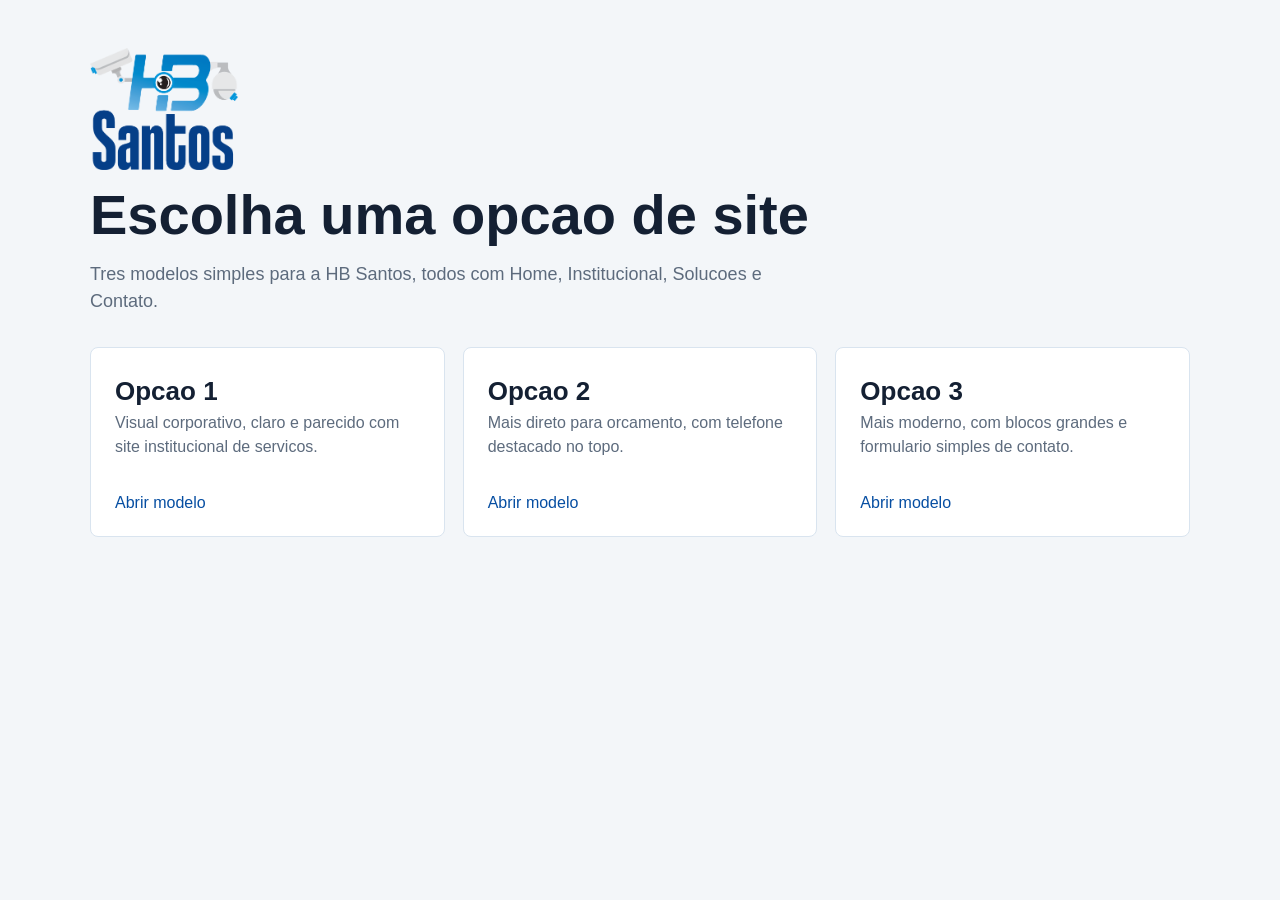
<file: index.html>
<!doctype html>
<html lang="pt-BR">
  <head>
    <meta charset="utf-8">
    <meta name="viewport" content="width=device-width, initial-scale=1">
    <title>HB Santos | Opcoes de site</title>
    <style>
      :root {
        --bg: #f3f6f9;
        --ink: #142033;
        --muted: #5d6b7d;
        --line: #d9e4ef;
        --link: #064ea2;
        --panel: #ffffff;
      }

      * {
        box-sizing: border-box;
      }

      body {
        margin: 0;
        min-height: 100vh;
        color: var(--ink);
        background: var(--bg);
        font-family: Arial, Helvetica, sans-serif;
      }

      main {
        width: min(1100px, calc(100% - 32px));
        margin: 0 auto;
        padding: 48px 0;
      }

      header {
        display: grid;
        gap: 16px;
        margin-bottom: 32px;
      }

      img {
        width: 148px;
        height: auto;
      }

      h1 {
        margin: 0;
        font-size: clamp(32px, 5vw, 56px);
        line-height: 1.05;
      }

      p {
        max-width: 680px;
        margin: 0;
        color: var(--muted);
        font-size: 18px;
        line-height: 1.5;
      }

      .grid {
        display: grid;
        grid-template-columns: repeat(3, minmax(0, 1fr));
        gap: 18px;
      }

      a {
        display: grid;
        align-content: space-between;
        gap: 18px;
        min-height: 190px;
        padding: 24px;
        border: 1px solid var(--line);
        border-radius: 8px;
        color: var(--link);
        background: var(--panel);
        text-decoration: none;
      }

      a:hover,
      a:focus-visible {
        border-color: var(--link);
        outline: 3px solid rgba(6, 78, 162, 0.14);
        outline-offset: 2px;
      }

      strong {
        display: block;
        color: var(--ink);
        font-size: 26px;
      }

      span {
        display: block;
        color: var(--muted);
        line-height: 1.5;
      }

      @media (max-width: 820px) {
        .grid {
          grid-template-columns: 1fr;
        }
      }
    </style>
  </head>
  <body>
    <main>
      <header>
        <img src="assets/logo-hb-santos.png" alt="HB Santos">
        <h1>Escolha uma opcao de site</h1>
        <p>Tres modelos simples para a HB Santos, todos com Home, Institucional, Solucoes e Contato.</p>
      </header>

      <section class="grid" aria-label="Modelos disponiveis">
        <a href="sites/opcao-1/index.html">
          <span>
            <strong>Opcao 1</strong>
            Visual corporativo, claro e parecido com site institucional de servicos.
          </span>
          Abrir modelo
        </a>

        <a href="sites/opcao-2/index.html">
          <span>
            <strong>Opcao 2</strong>
            Mais direto para orcamento, com telefone destacado no topo.
          </span>
          Abrir modelo
        </a>

        <a href="sites/opcao-3/index.html">
          <span>
            <strong>Opcao 3</strong>
            Mais moderno, com blocos grandes e formulario simples de contato.
          </span>
          Abrir modelo
        </a>
      </section>
    </main>
  </body>
</html>
</file>
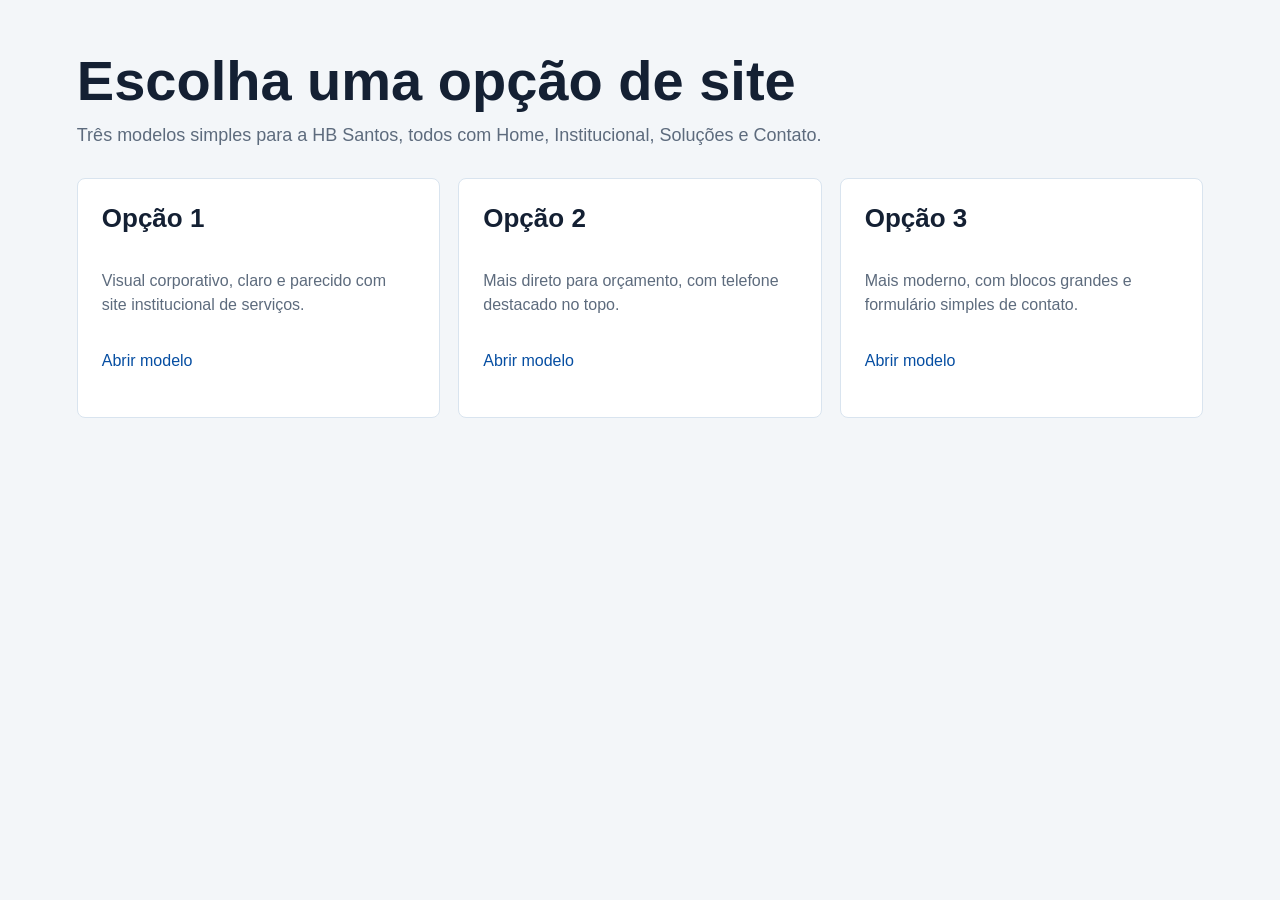
<file: sites/index.html>
<!doctype html>
<html lang="pt-BR">
  <head>
    <meta charset="utf-8">
    <meta name="viewport" content="width=device-width, initial-scale=1">
    <title>Opções de site | HB Santos</title>
    <style>
      body {
        background: #f3f6f9;
        color: #142033;
        font-family: Arial, Helvetica, sans-serif;
        margin: 0;
        padding: 48px 6vw;
      }

      h1 {
        font-size: clamp(32px, 5vw, 56px);
        margin: 0 0 12px;
      }

      p {
        color: #5d6b7d;
        font-size: 18px;
        margin: 0 0 32px;
      }

      .grid {
        display: grid;
        gap: 18px;
        grid-template-columns: repeat(3, minmax(0, 1fr));
      }

      a {
        background: #ffffff;
        border: 1px solid #d9e4ef;
        border-radius: 8px;
        color: #064ea2;
        display: grid;
        gap: 12px;
        min-height: 190px;
        padding: 24px;
        text-decoration: none;
      }

      strong {
        color: #142033;
        font-size: 26px;
      }

      span {
        color: #5d6b7d;
        line-height: 1.5;
      }

      @media (max-width: 820px) {
        .grid {
          grid-template-columns: 1fr;
        }
      }
    </style>
  </head>
  <body>
    <h1>Escolha uma opção de site</h1>
    <p>Três modelos simples para a HB Santos, todos com Home, Institucional, Soluções e Contato.</p>
    <div class="grid">
      <a href="opcao-1/index.html">
        <strong>Opção 1</strong>
        <span>Visual corporativo, claro e parecido com site institucional de serviços.</span>
        Abrir modelo
      </a>
      <a href="opcao-2/index.html">
        <strong>Opção 2</strong>
        <span>Mais direto para orçamento, com telefone destacado no topo.</span>
        Abrir modelo
      </a>
      <a href="opcao-3/index.html">
        <strong>Opção 3</strong>
        <span>Mais moderno, com blocos grandes e formulário simples de contato.</span>
        Abrir modelo
      </a>
    </div>
  </body>
</html>
</file>
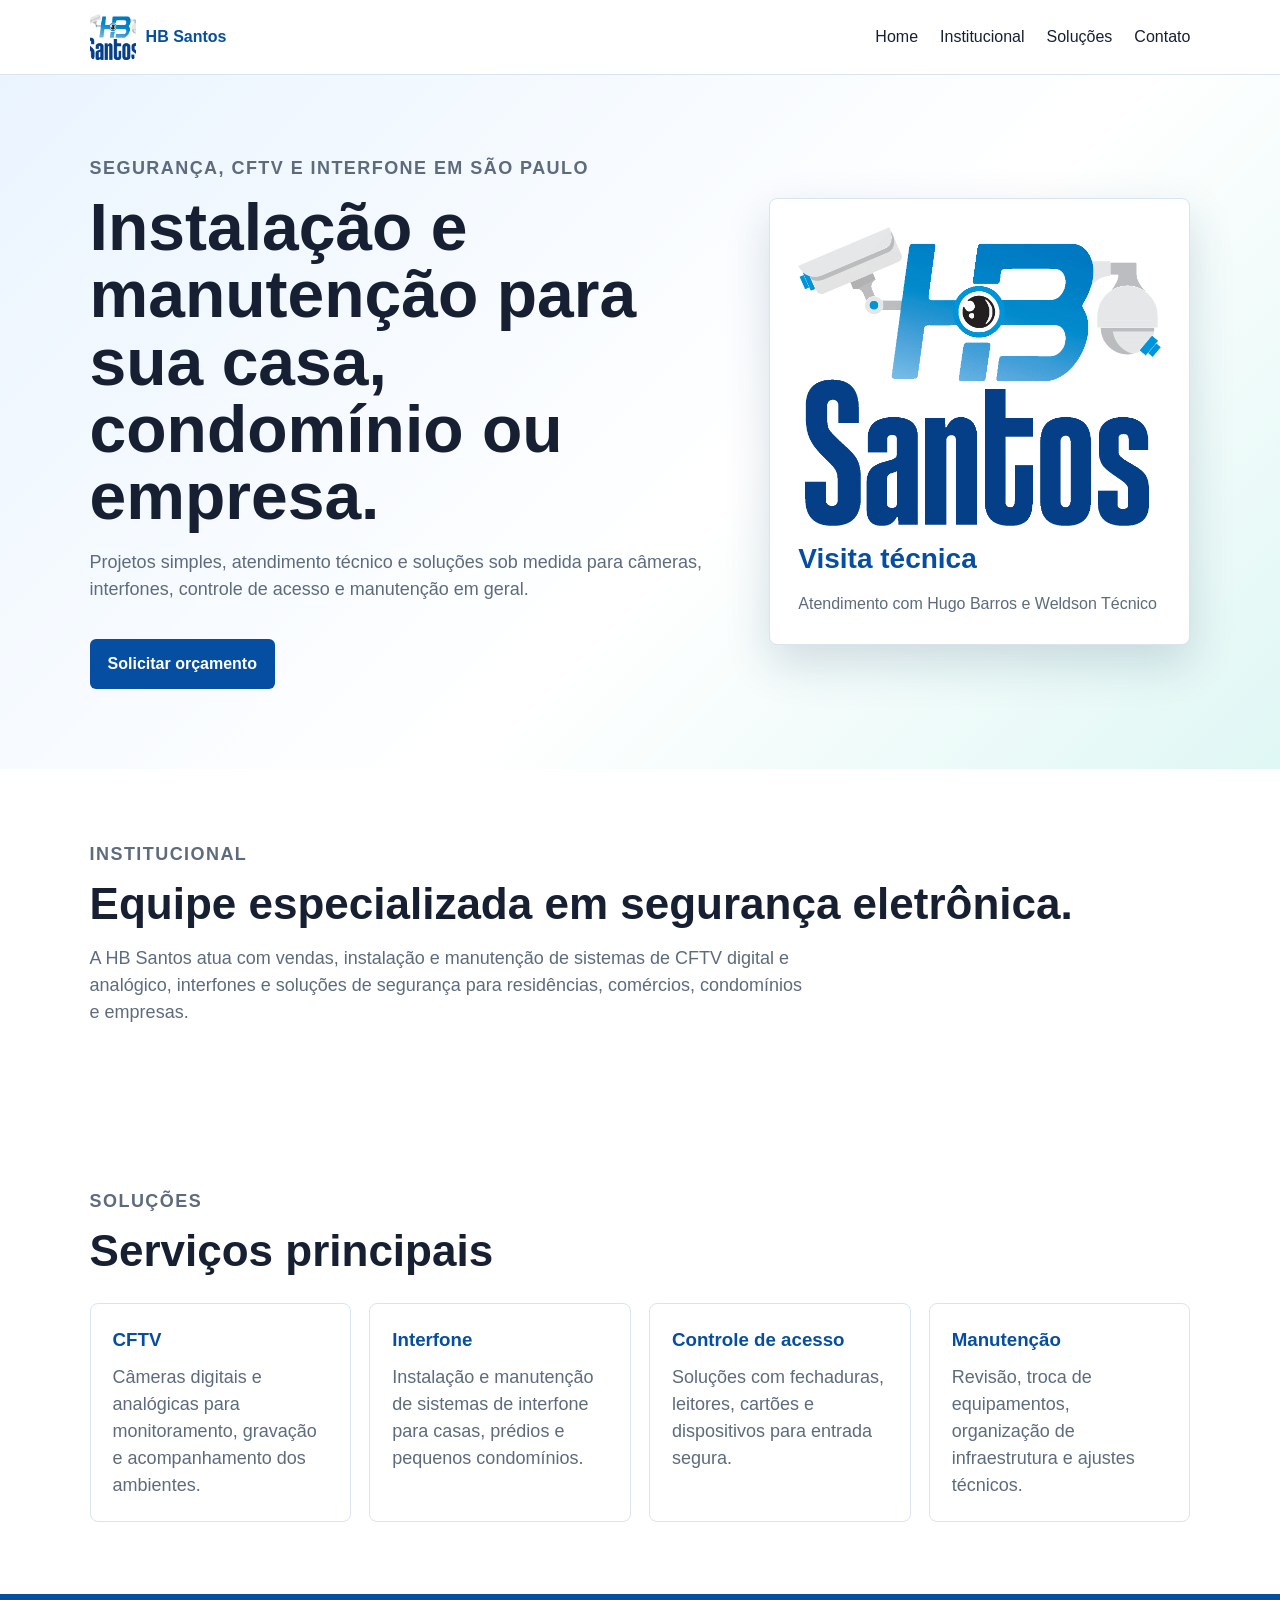
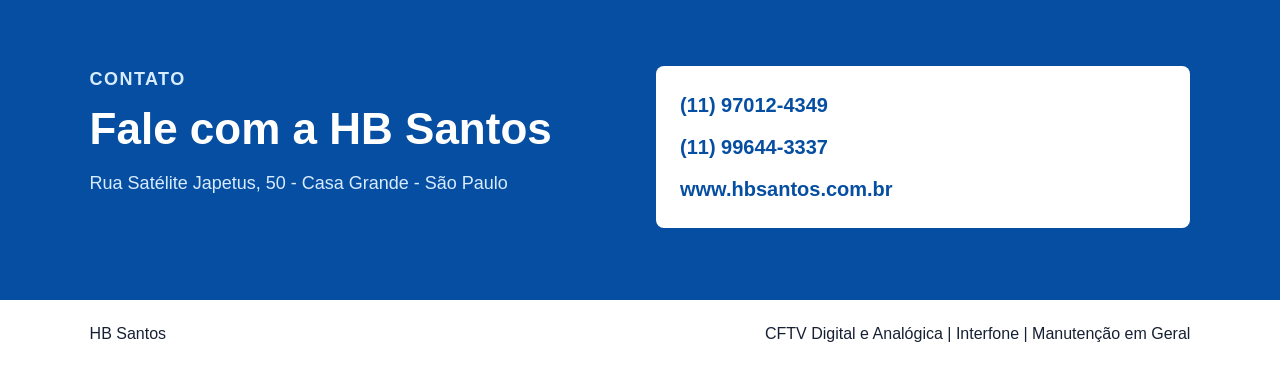
<file: sites/opcao-1/index.html>
<!doctype html>
<html lang="pt-BR">
  <head>
    <meta charset="utf-8">
    <meta name="viewport" content="width=device-width, initial-scale=1">
    <title>HB Santos | Segurança Eletrônica</title>
    <link rel="stylesheet" href="style.css">
  </head>
  <body>
    <header class="topbar">
      <a class="brand" href="#home">
        <img src="../../assets/logo-hb-santos.png" alt="HB Santos">
        <span>HB Santos</span>
      </a>
      <nav aria-label="Menu principal">
        <a href="#home">Home</a>
        <a href="#institucional">Institucional</a>
        <a href="#solucoes">Soluções</a>
        <a href="#contato">Contato</a>
      </nav>
    </header>

    <main>
      <section class="hero" id="home">
        <div class="hero-copy">
          <p class="eyebrow">Segurança, CFTV e interfone em São Paulo</p>
          <h1>Instalação e manutenção para sua casa, condomínio ou empresa.</h1>
          <p>Projetos simples, atendimento técnico e soluções sob medida para câmeras, interfones, controle de acesso e manutenção em geral.</p>
          <a class="button" href="https://wa.me/5511970124349">Solicitar orçamento</a>
        </div>
        <div class="hero-card">
          <img src="../../assets/logo-hb-santos.png" alt="">
          <strong>Visita técnica</strong>
          <span>Atendimento com Hugo Barros e Weldson Técnico</span>
        </div>
      </section>

      <section class="section" id="institucional">
        <p class="eyebrow">Institucional</p>
        <h2>Equipe especializada em segurança eletrônica.</h2>
        <p>A HB Santos atua com vendas, instalação e manutenção de sistemas de CFTV digital e analógico, interfones e soluções de segurança para residências, comércios, condomínios e empresas.</p>
      </section>

      <section class="section" id="solucoes">
        <p class="eyebrow">Soluções</p>
        <h2>Serviços principais</h2>
        <div class="grid">
          <article>
            <h3>CFTV</h3>
            <p>Câmeras digitais e analógicas para monitoramento, gravação e acompanhamento dos ambientes.</p>
          </article>
          <article>
            <h3>Interfone</h3>
            <p>Instalação e manutenção de sistemas de interfone para casas, prédios e pequenos condomínios.</p>
          </article>
          <article>
            <h3>Controle de acesso</h3>
            <p>Soluções com fechaduras, leitores, cartões e dispositivos para entrada segura.</p>
          </article>
          <article>
            <h3>Manutenção</h3>
            <p>Revisão, troca de equipamentos, organização de infraestrutura e ajustes técnicos.</p>
          </article>
        </div>
      </section>

      <section class="contact" id="contato">
        <div>
          <p class="eyebrow">Contato</p>
          <h2>Fale com a HB Santos</h2>
          <p>Rua Satélite Japetus, 50 - Casa Grande - São Paulo</p>
        </div>
        <div class="contact-box">
          <a href="tel:+5511970124349">(11) 97012-4349</a>
          <a href="tel:+5511996443337">(11) 99644-3337</a>
          <a href="https://www.hbsantos.com.br">www.hbsantos.com.br</a>
        </div>
      </section>
    </main>

    <footer>
      <span>HB Santos</span>
      <span>CFTV Digital e Analógica | Interfone | Manutenção em Geral</span>
    </footer>
  </body>
</html>
</file>
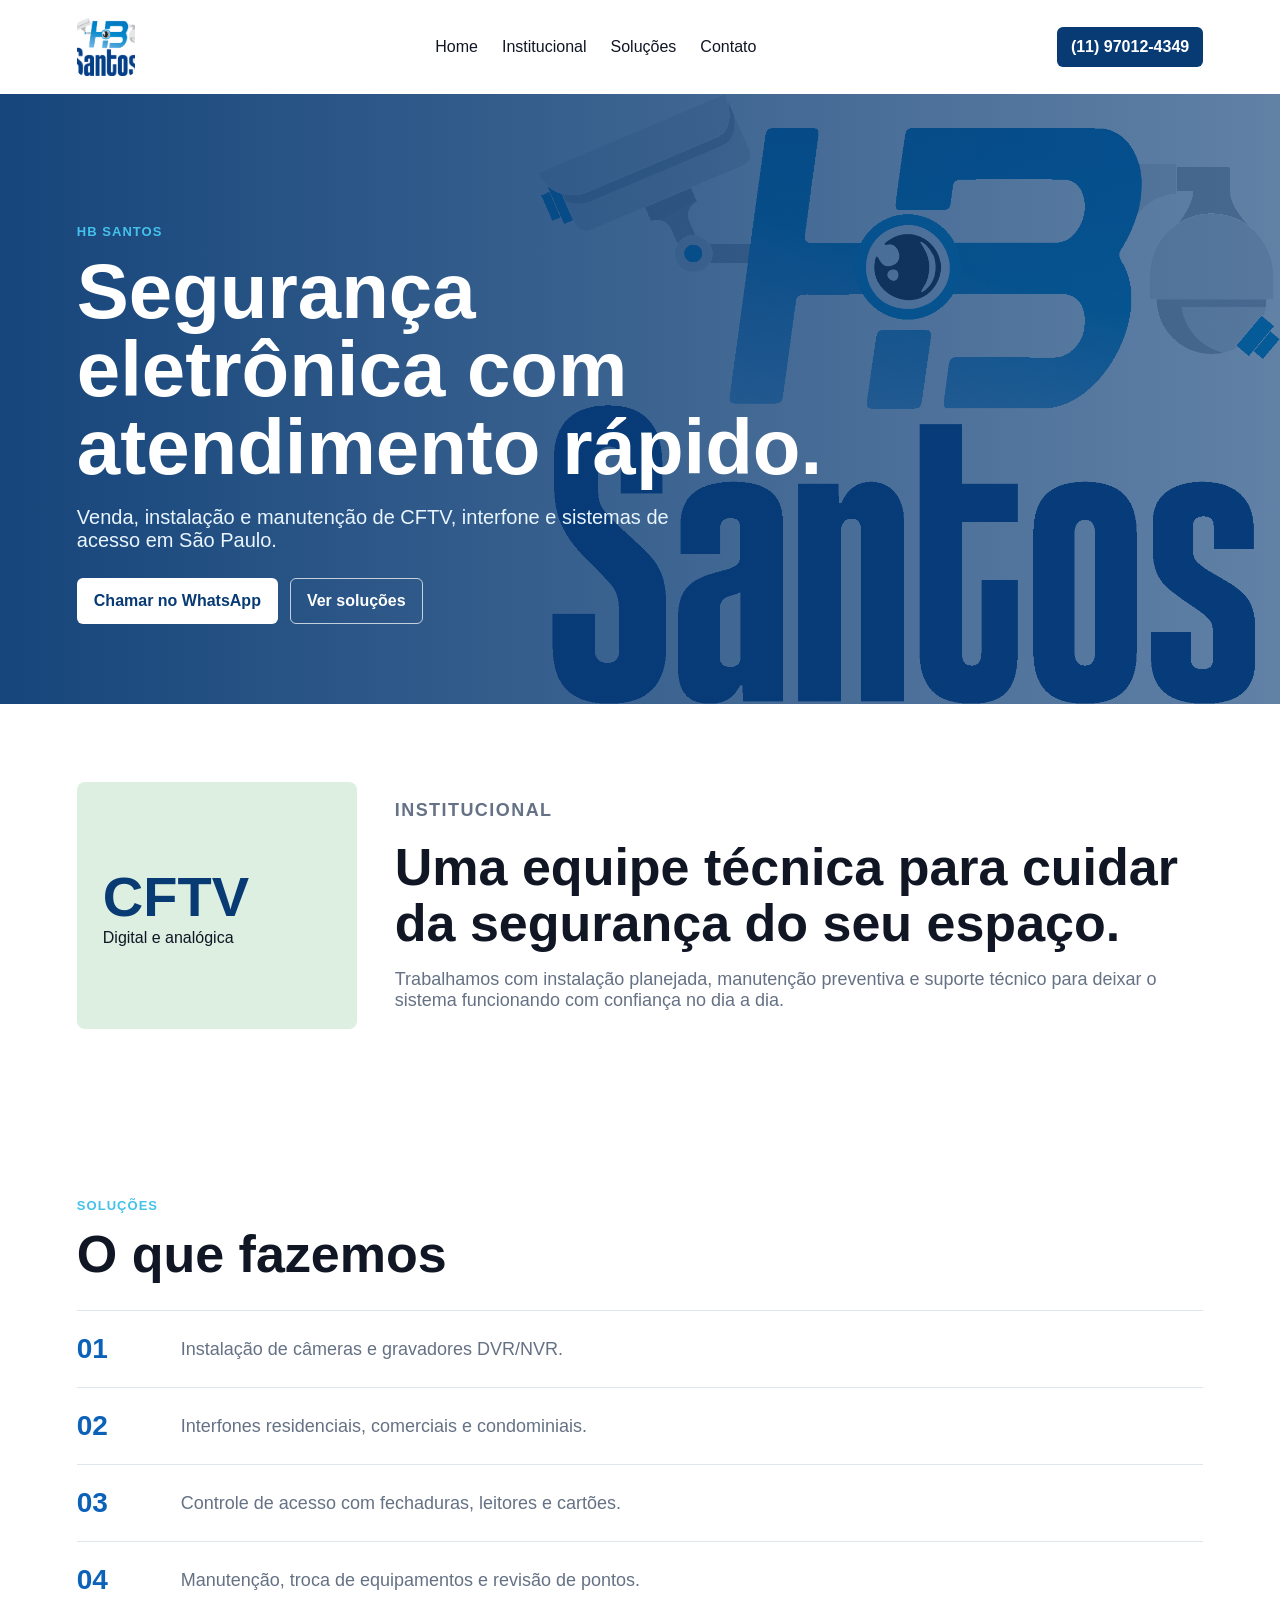
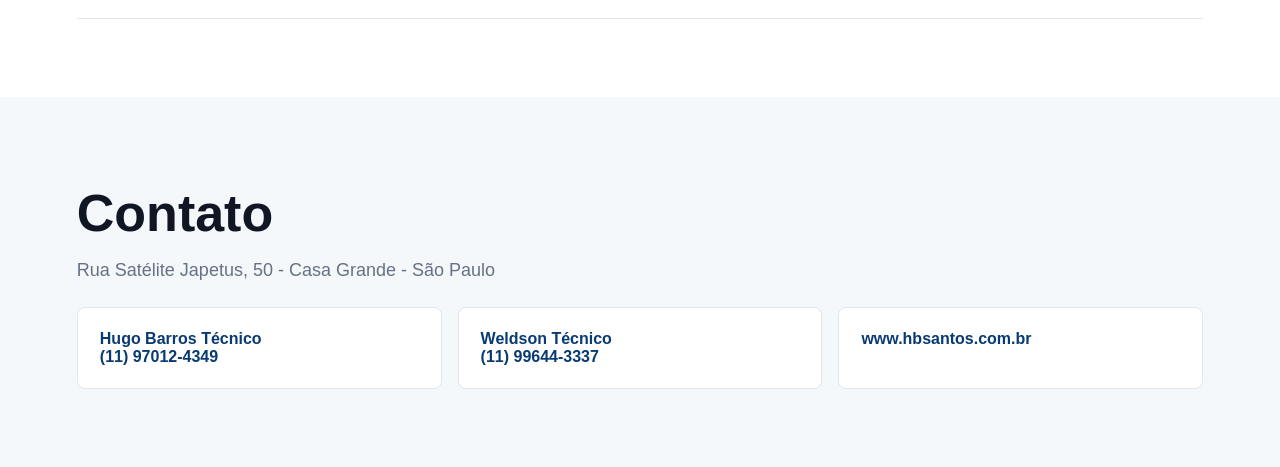
<file: sites/opcao-2/index.html>
<!doctype html>
<html lang="pt-BR">
  <head>
    <meta charset="utf-8">
    <meta name="viewport" content="width=device-width, initial-scale=1">
    <title>HB Santos | CFTV, Interfone e Manutenção</title>
    <link rel="stylesheet" href="style.css">
  </head>
  <body>
    <header class="header">
      <a class="logo" href="#home">
        <img src="../../assets/logo-hb-santos.png" alt="HB Santos">
      </a>
      <nav>
        <a href="#home">Home</a>
        <a href="#institucional">Institucional</a>
        <a href="#solucoes">Soluções</a>
        <a href="#contato">Contato</a>
      </nav>
      <a class="phone" href="tel:+5511970124349">(11) 97012-4349</a>
    </header>

    <main>
      <section class="hero" id="home">
        <div>
          <span>HB Santos</span>
          <h1>Segurança eletrônica com atendimento rápido.</h1>
          <p>Venda, instalação e manutenção de CFTV, interfone e sistemas de acesso em São Paulo.</p>
          <div class="actions">
            <a href="https://wa.me/5511970124349">Chamar no WhatsApp</a>
            <a href="#solucoes">Ver soluções</a>
          </div>
        </div>
      </section>

      <section class="about" id="institucional">
        <div class="stat">
          <strong>CFTV</strong>
          <span>Digital e analógica</span>
        </div>
        <div>
          <p class="label">Institucional</p>
          <h2>Uma equipe técnica para cuidar da segurança do seu espaço.</h2>
          <p>Trabalhamos com instalação planejada, manutenção preventiva e suporte técnico para deixar o sistema funcionando com confiança no dia a dia.</p>
        </div>
      </section>

      <section class="solutions" id="solucoes">
        <p class="label">Soluções</p>
        <h2>O que fazemos</h2>
        <div class="list">
          <div><strong>01</strong><span>Instalação de câmeras e gravadores DVR/NVR.</span></div>
          <div><strong>02</strong><span>Interfones residenciais, comerciais e condominiais.</span></div>
          <div><strong>03</strong><span>Controle de acesso com fechaduras, leitores e cartões.</span></div>
          <div><strong>04</strong><span>Manutenção, troca de equipamentos e revisão de pontos.</span></div>
        </div>
      </section>

      <section class="contact" id="contato">
        <h2>Contato</h2>
        <p>Rua Satélite Japetus, 50 - Casa Grande - São Paulo</p>
        <div class="cards">
          <a href="tel:+5511970124349">Hugo Barros Técnico<br>(11) 97012-4349</a>
          <a href="tel:+5511996443337">Weldson Técnico<br>(11) 99644-3337</a>
          <a href="https://www.hbsantos.com.br">www.hbsantos.com.br</a>
        </div>
      </section>
    </main>
  </body>
</html>
</file>
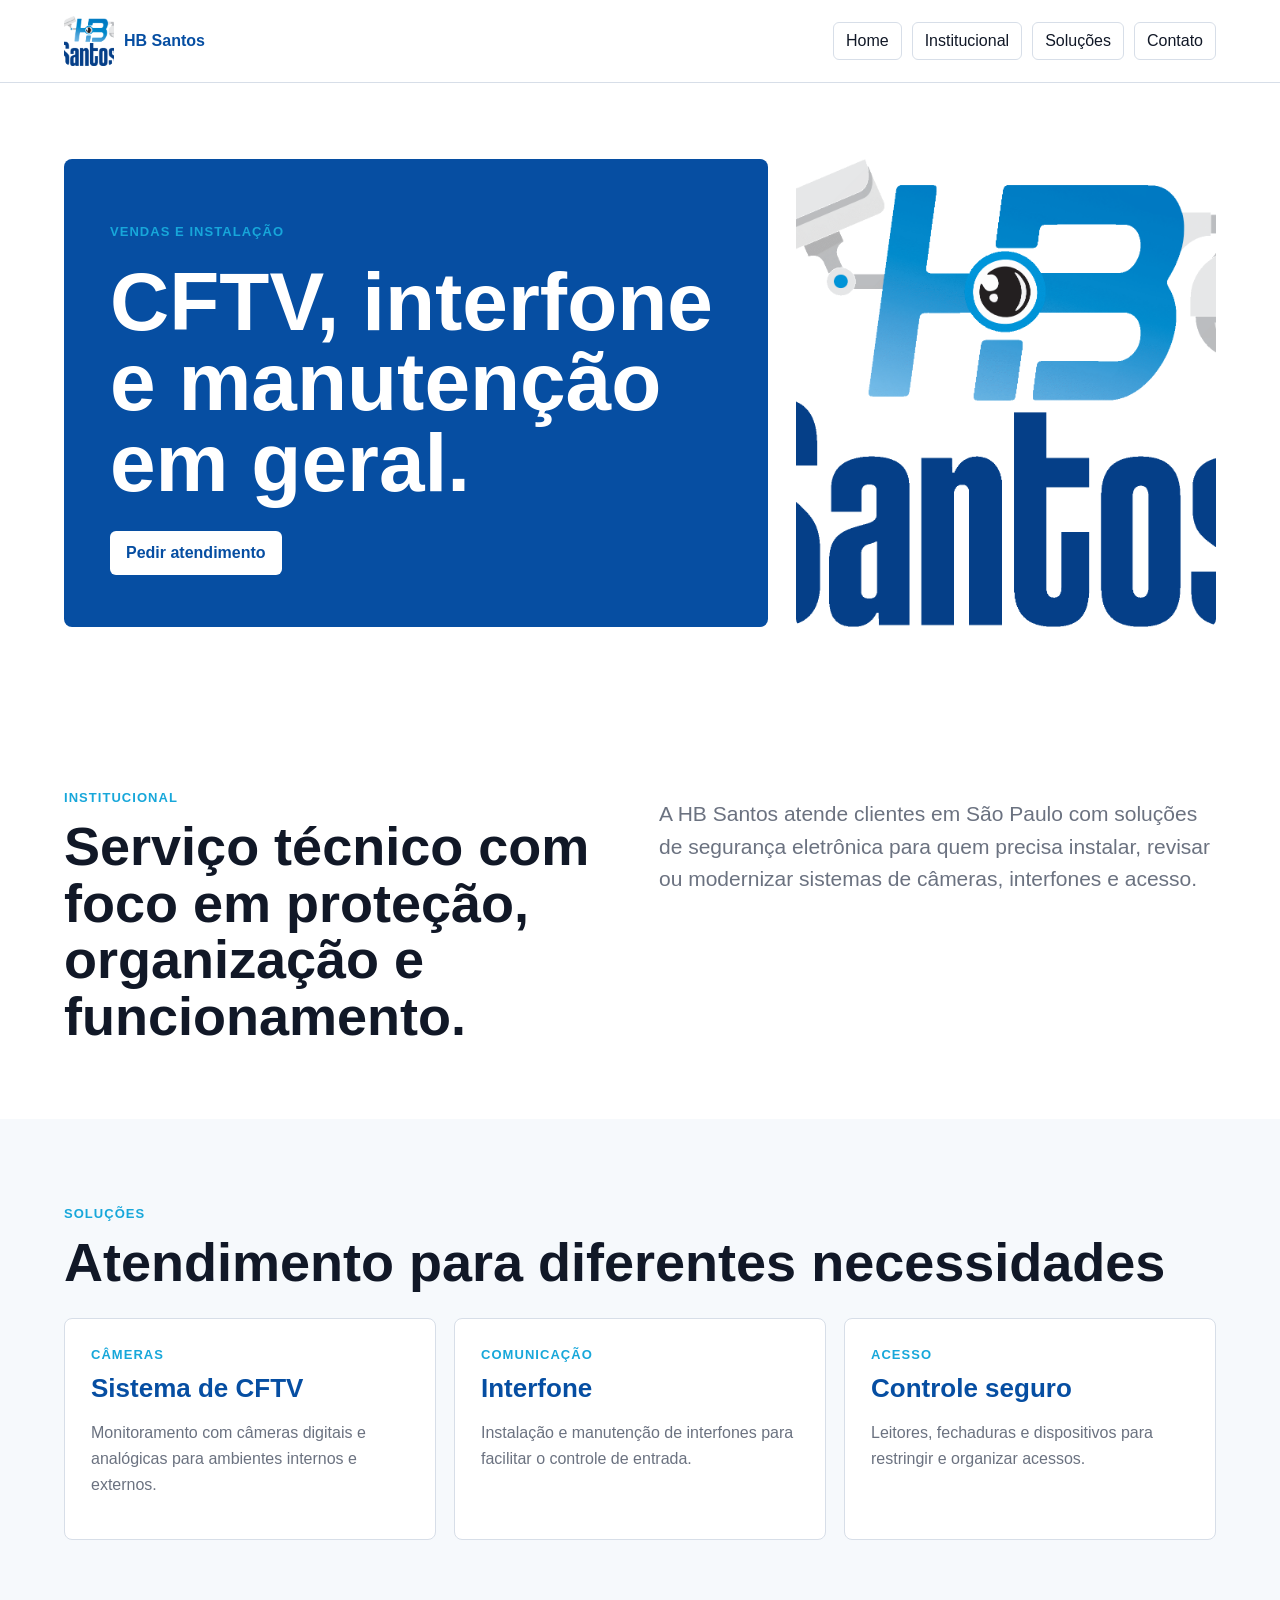
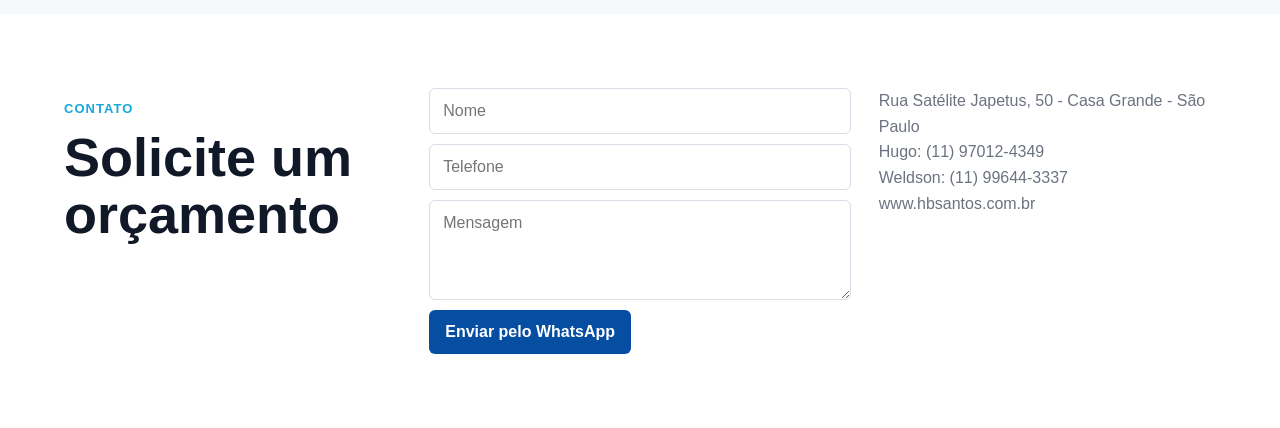
<file: sites/opcao-3/index.html>
<!doctype html>
<html lang="pt-BR">
  <head>
    <meta charset="utf-8">
    <meta name="viewport" content="width=device-width, initial-scale=1">
    <title>HB Santos | Soluções em Segurança</title>
    <link rel="stylesheet" href="style.css">
  </head>
  <body>
    <header>
      <a class="brand" href="#home">
        <img src="../../assets/logo-hb-santos.png" alt="HB Santos">
        <strong>HB Santos</strong>
      </a>
      <nav>
        <a href="#home">Home</a>
        <a href="#institucional">Institucional</a>
        <a href="#solucoes">Soluções</a>
        <a href="#contato">Contato</a>
      </nav>
    </header>

    <main>
      <section class="intro" id="home">
        <div class="panel">
          <p>Vendas e instalação</p>
          <h1>CFTV, interfone e manutenção em geral.</h1>
          <a href="#contato">Pedir atendimento</a>
        </div>
        <img src="../../assets/logo-hb-santos.png" alt="">
      </section>

      <section class="split" id="institucional">
        <div>
          <p class="tag">Institucional</p>
          <h2>Serviço técnico com foco em proteção, organização e funcionamento.</h2>
        </div>
        <p>A HB Santos atende clientes em São Paulo com soluções de segurança eletrônica para quem precisa instalar, revisar ou modernizar sistemas de câmeras, interfones e acesso.</p>
      </section>

      <section class="solutions" id="solucoes">
        <p class="tag">Soluções</p>
        <h2>Atendimento para diferentes necessidades</h2>
        <div class="cards">
          <article>
            <span>Câmeras</span>
            <h3>Sistema de CFTV</h3>
            <p>Monitoramento com câmeras digitais e analógicas para ambientes internos e externos.</p>
          </article>
          <article>
            <span>Comunicação</span>
            <h3>Interfone</h3>
            <p>Instalação e manutenção de interfones para facilitar o controle de entrada.</p>
          </article>
          <article>
            <span>Acesso</span>
            <h3>Controle seguro</h3>
            <p>Leitores, fechaduras e dispositivos para restringir e organizar acessos.</p>
          </article>
        </div>
      </section>

      <section class="contact" id="contato">
        <div>
          <p class="tag">Contato</p>
          <h2>Solicite um orçamento</h2>
        </div>
        <form>
          <input type="text" placeholder="Nome">
          <input type="tel" placeholder="Telefone">
          <textarea rows="4" placeholder="Mensagem"></textarea>
          <a href="https://wa.me/5511970124349">Enviar pelo WhatsApp</a>
        </form>
        <address>
          Rua Satélite Japetus, 50 - Casa Grande - São Paulo<br>
          Hugo: (11) 97012-4349<br>
          Weldson: (11) 99644-3337<br>
          www.hbsantos.com.br
        </address>
      </section>
    </main>
  </body>
</html>
</file>
<file: sites/opcao-1/style.css>
:root {
  --blue: #064ea2;
  --light-blue: #eaf4ff;
  --cyan: #1ca6db;
  --ink: #172033;
  --muted: #5d6b7d;
  --line: #d9e4ef;
  --paper: #ffffff;
}

* {
  box-sizing: border-box;
}

body {
  margin: 0;
  color: var(--ink);
  font-family: Arial, Helvetica, sans-serif;
  line-height: 1.5;
}

.topbar {
  align-items: center;
  background: var(--paper);
  border-bottom: 1px solid var(--line);
  display: flex;
  justify-content: space-between;
  padding: 14px 7vw;
  position: sticky;
  top: 0;
  z-index: 10;
}

.brand {
  align-items: center;
  color: var(--blue);
  display: flex;
  font-weight: 800;
  gap: 10px;
  text-decoration: none;
}

.brand img {
  border-radius: 6px;
  height: 46px;
  object-fit: cover;
  width: 46px;
}

nav {
  display: flex;
  gap: 22px;
}

nav a,
.contact-box a {
  color: var(--ink);
  text-decoration: none;
}

.hero {
  align-items: center;
  background: linear-gradient(135deg, var(--light-blue), #ffffff 58%, #dff7f4);
  display: grid;
  gap: 48px;
  grid-template-columns: minmax(0, 1.2fr) minmax(280px, 0.8fr);
  min-height: 620px;
  padding: 80px 7vw;
}

.hero h1 {
  font-size: clamp(36px, 6vw, 66px);
  line-height: 1.02;
  margin: 0;
}

.hero p,
.section p,
.contact p {
  color: var(--muted);
  font-size: 18px;
  max-width: 720px;
}

.eyebrow {
  color: var(--blue);
  font-size: 13px;
  font-weight: 800;
  letter-spacing: 0.08em;
  margin: 0 0 12px;
  text-transform: uppercase;
}

.button {
  background: var(--blue);
  border-radius: 6px;
  color: #ffffff;
  display: inline-flex;
  font-weight: 700;
  margin-top: 18px;
  padding: 13px 18px;
  text-decoration: none;
}

.hero-card {
  background: #ffffff;
  border: 1px solid var(--line);
  border-radius: 8px;
  box-shadow: 0 18px 46px rgba(10, 50, 90, 0.16);
  display: grid;
  gap: 12px;
  padding: 28px;
}

.hero-card img {
  border-radius: 8px;
  width: 100%;
}

.hero-card strong {
  color: var(--blue);
  font-size: 28px;
}

.hero-card span {
  color: var(--muted);
}

.section,
.contact {
  padding: 72px 7vw;
}

.section h2,
.contact h2 {
  font-size: clamp(30px, 4vw, 44px);
  line-height: 1.08;
  margin: 0;
}

.grid {
  display: grid;
  gap: 18px;
  grid-template-columns: repeat(4, minmax(0, 1fr));
  margin-top: 28px;
}

article {
  border: 1px solid var(--line);
  border-radius: 8px;
  padding: 22px;
}

article h3 {
  color: var(--blue);
  margin: 0 0 10px;
}

article p {
  font-size: 15px;
  margin: 0;
}

.contact {
  background: var(--blue);
  color: #ffffff;
  display: grid;
  gap: 32px;
  grid-template-columns: 1fr 1fr;
}

.contact .eyebrow,
.contact p {
  color: #d8ecff;
}

.contact-box {
  background: #ffffff;
  border-radius: 8px;
  display: grid;
  gap: 12px;
  padding: 24px;
}

.contact-box a {
  color: var(--blue);
  font-size: 20px;
  font-weight: 700;
}

footer {
  display: flex;
  justify-content: space-between;
  padding: 22px 7vw;
}

@media (max-width: 820px) {
  .topbar,
  footer {
    align-items: flex-start;
    flex-direction: column;
    gap: 14px;
  }

  nav {
    flex-wrap: wrap;
  }

  .hero,
  .contact,
  .grid {
    grid-template-columns: 1fr;
  }
}
</file>
<file: sites/opcao-2/style.css>
:root {
  --navy: #083a73;
  --blue: #0b62b8;
  --green: #dcefe1;
  --ink: #101624;
  --muted: #657184;
  --line: #dfe6ee;
}

* {
  box-sizing: border-box;
}

body {
  color: var(--ink);
  font-family: Arial, Helvetica, sans-serif;
  margin: 0;
}

.header {
  align-items: center;
  display: grid;
  gap: 24px;
  grid-template-columns: auto 1fr auto;
  padding: 18px 6vw;
}

.logo img {
  border-radius: 8px;
  display: block;
  height: 58px;
  object-fit: cover;
  width: 58px;
}

nav {
  display: flex;
  gap: 24px;
  justify-content: center;
}

a {
  color: inherit;
  text-decoration: none;
}

.phone {
  background: var(--navy);
  border-radius: 6px;
  color: #ffffff;
  font-weight: 700;
  padding: 11px 14px;
}

.hero {
  align-items: end;
  background:
    linear-gradient(90deg, rgba(8, 58, 115, 0.94), rgba(8, 58, 115, 0.64)),
    url("../../assets/logo-hb-santos.png") center right / auto 100% no-repeat;
  color: #ffffff;
  display: flex;
  min-height: 610px;
  padding: 80px 6vw;
}

.hero div {
  max-width: 760px;
}

.hero span,
.label {
  color: #44c2ec;
  font-size: 13px;
  font-weight: 800;
  letter-spacing: 0.08em;
  text-transform: uppercase;
}

.hero h1 {
  font-size: clamp(40px, 7vw, 78px);
  line-height: 1;
  margin: 12px 0;
}

.hero p {
  color: #e9f5ff;
  font-size: 20px;
  max-width: 620px;
}

.actions {
  display: flex;
  flex-wrap: wrap;
  gap: 12px;
  margin-top: 26px;
}

.actions a {
  border: 1px solid rgba(255, 255, 255, 0.72);
  border-radius: 6px;
  color: #ffffff;
  font-weight: 700;
  padding: 13px 16px;
}

.actions a:first-child {
  background: #ffffff;
  color: var(--navy);
}

.about,
.solutions,
.contact {
  padding: 78px 6vw;
}

.about {
  display: grid;
  gap: 38px;
  grid-template-columns: 280px 1fr;
}

.stat {
  align-content: center;
  background: var(--green);
  border-radius: 8px;
  display: grid;
  min-height: 220px;
  padding: 26px;
}

.stat strong {
  color: var(--navy);
  font-size: 56px;
}

h2 {
  font-size: clamp(30px, 5vw, 52px);
  line-height: 1.08;
  margin: 10px 0 14px;
}

.about p,
.solutions span,
.contact p {
  color: var(--muted);
  font-size: 18px;
}

.list {
  border-top: 1px solid var(--line);
  margin-top: 28px;
}

.list div {
  align-items: center;
  border-bottom: 1px solid var(--line);
  display: grid;
  gap: 24px;
  grid-template-columns: 80px 1fr;
  padding: 22px 0;
}

.list strong {
  color: var(--blue);
  font-size: 28px;
}

.contact {
  background: #f5f8fb;
}

.cards {
  display: grid;
  gap: 16px;
  grid-template-columns: repeat(3, minmax(0, 1fr));
  margin-top: 26px;
}

.cards a {
  background: #ffffff;
  border: 1px solid var(--line);
  border-radius: 8px;
  color: var(--navy);
  font-weight: 800;
  padding: 22px;
}

@media (max-width: 820px) {
  .header,
  .about,
  .cards {
    grid-template-columns: 1fr;
  }

  nav {
    flex-wrap: wrap;
    justify-content: flex-start;
  }
}
</file>
<file: sites/opcao-3/style.css>
:root {
  --blue: #064ea2;
  --cyan: #17a7da;
  --mint: #cfe7d6;
  --ink: #111827;
  --muted: #6b7280;
  --line: #d7dee8;
}

* {
  box-sizing: border-box;
}

html {
  scroll-behavior: smooth;
}

body {
  background: #ffffff;
  color: var(--ink);
  font-family: Arial, Helvetica, sans-serif;
  margin: 0;
}

header {
  align-items: center;
  border-bottom: 1px solid var(--line);
  display: flex;
  justify-content: space-between;
  padding: 16px 5vw;
}

.brand {
  align-items: center;
  color: var(--blue);
  display: flex;
  gap: 10px;
  text-decoration: none;
}

.brand img {
  border-radius: 8px;
  height: 50px;
  object-fit: cover;
  width: 50px;
}

nav {
  display: flex;
  gap: 10px;
}

nav a {
  border: 1px solid var(--line);
  border-radius: 6px;
  color: var(--ink);
  padding: 9px 12px;
  text-decoration: none;
}

.intro {
  display: grid;
  gap: 28px;
  grid-template-columns: 1fr 420px;
  min-height: 620px;
  padding: 76px 5vw;
}

.panel {
  align-content: center;
  background: var(--blue);
  border-radius: 8px;
  color: #ffffff;
  display: grid;
  padding: 46px;
}

.panel p,
.tag,
article span {
  color: var(--cyan);
  font-size: 13px;
  font-weight: 800;
  letter-spacing: 0.08em;
  text-transform: uppercase;
}

.panel h1 {
  font-size: clamp(42px, 7vw, 82px);
  line-height: 0.98;
  margin: 10px 0 28px;
}

.panel a,
form a {
  background: #ffffff;
  border-radius: 6px;
  color: var(--blue);
  display: inline-flex;
  font-weight: 800;
  justify-self: start;
  padding: 13px 16px;
  text-decoration: none;
}

.intro > img {
  align-self: stretch;
  border-radius: 8px;
  height: 100%;
  object-fit: cover;
  width: 100%;
}

.split,
.solutions,
.contact {
  padding: 74px 5vw;
}

.split {
  display: grid;
  gap: 38px;
  grid-template-columns: 1fr 1fr;
}

h2 {
  font-size: clamp(30px, 4.5vw, 54px);
  line-height: 1.05;
  margin: 10px 0 0;
}

.split > p {
  color: var(--muted);
  font-size: 21px;
  line-height: 1.55;
}

.solutions {
  background: #f6f9fc;
}

.cards {
  display: grid;
  gap: 18px;
  grid-template-columns: repeat(3, minmax(0, 1fr));
  margin-top: 28px;
}

article {
  background: #ffffff;
  border: 1px solid var(--line);
  border-radius: 8px;
  padding: 26px;
}

article h3 {
  color: var(--blue);
  font-size: 26px;
  margin: 10px 0;
}

article p,
address {
  color: var(--muted);
  line-height: 1.6;
}

.contact {
  display: grid;
  gap: 28px;
  grid-template-columns: 0.8fr 1fr 0.8fr;
}

form {
  display: grid;
  gap: 10px;
}

input,
textarea {
  border: 1px solid var(--line);
  border-radius: 6px;
  font: inherit;
  padding: 13px;
  width: 100%;
}

form a {
  background: var(--blue);
  color: #ffffff;
}

address {
  font-style: normal;
}

@media (max-width: 900px) {
  header,
  nav {
    align-items: flex-start;
    flex-direction: column;
  }

  .intro,
  .split,
  .cards,
  .contact {
    grid-template-columns: 1fr;
  }

  .intro {
    min-height: auto;
  }
}
</file>
